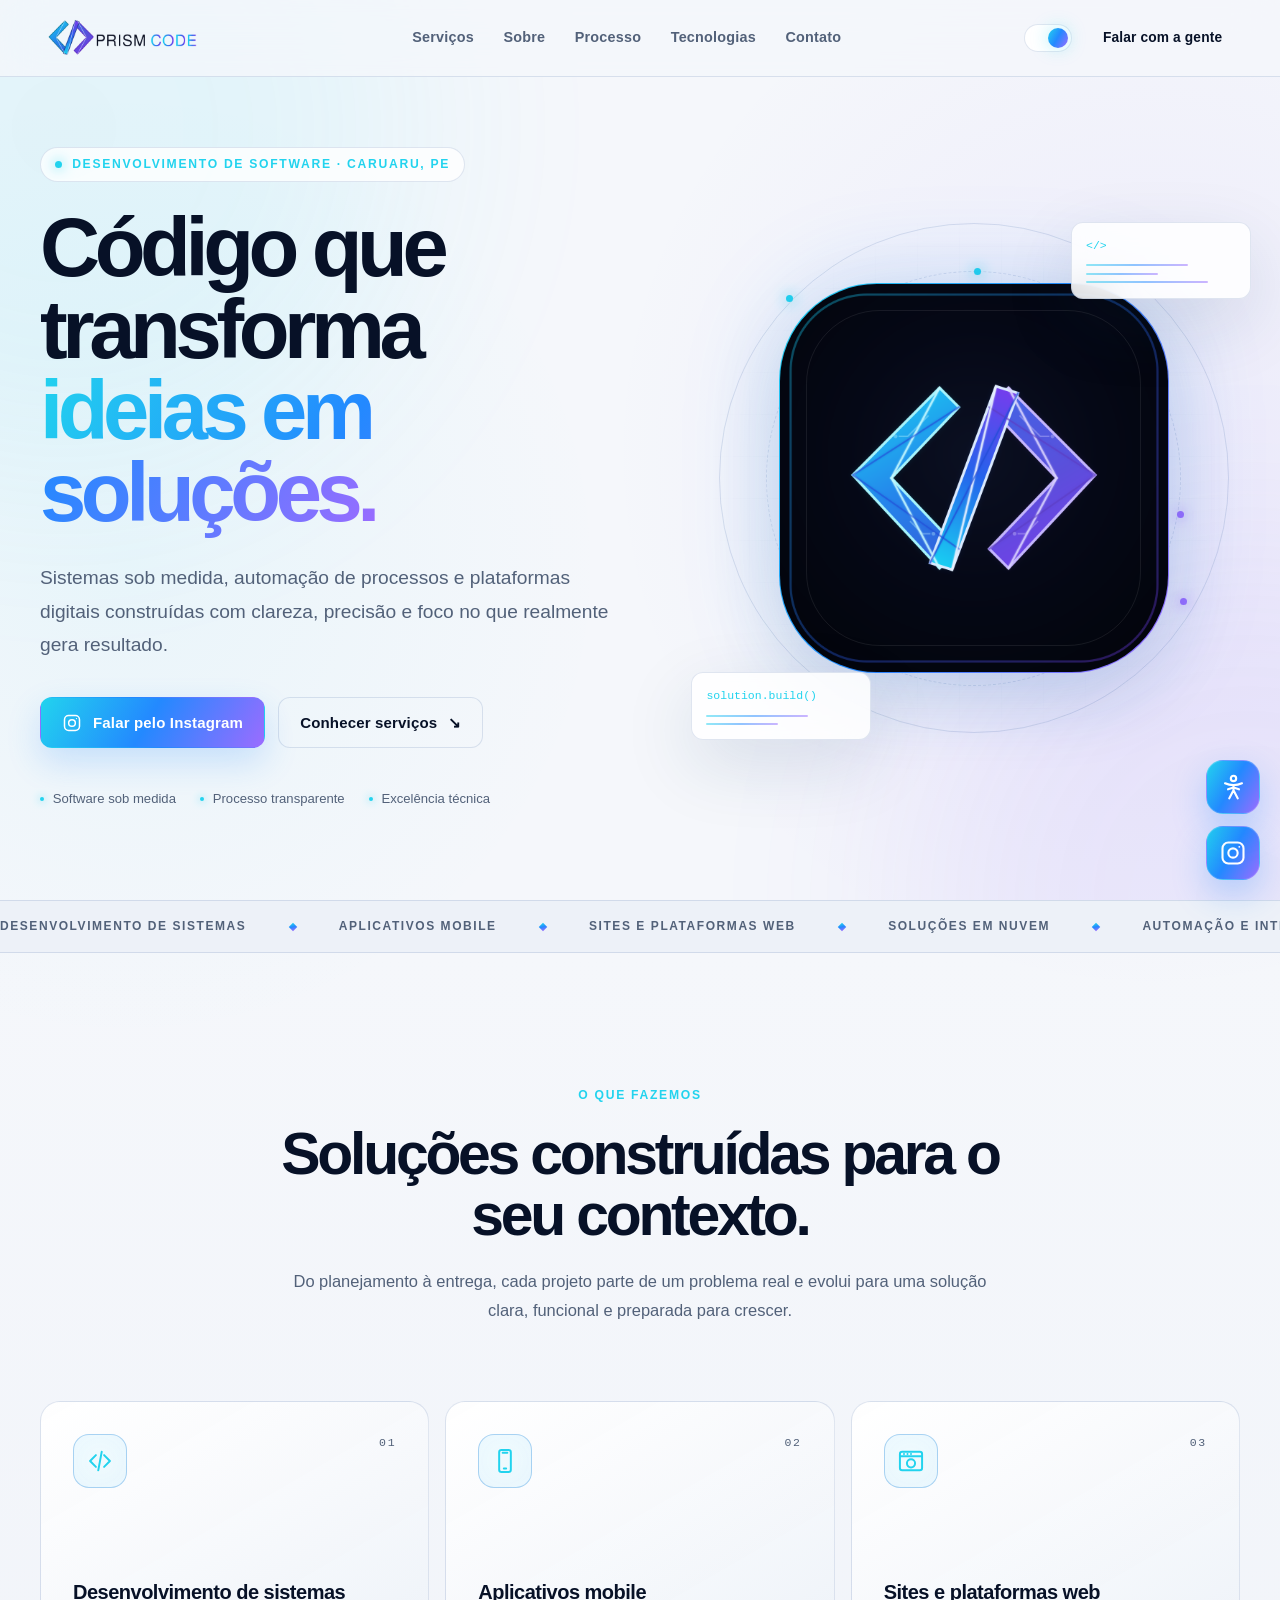
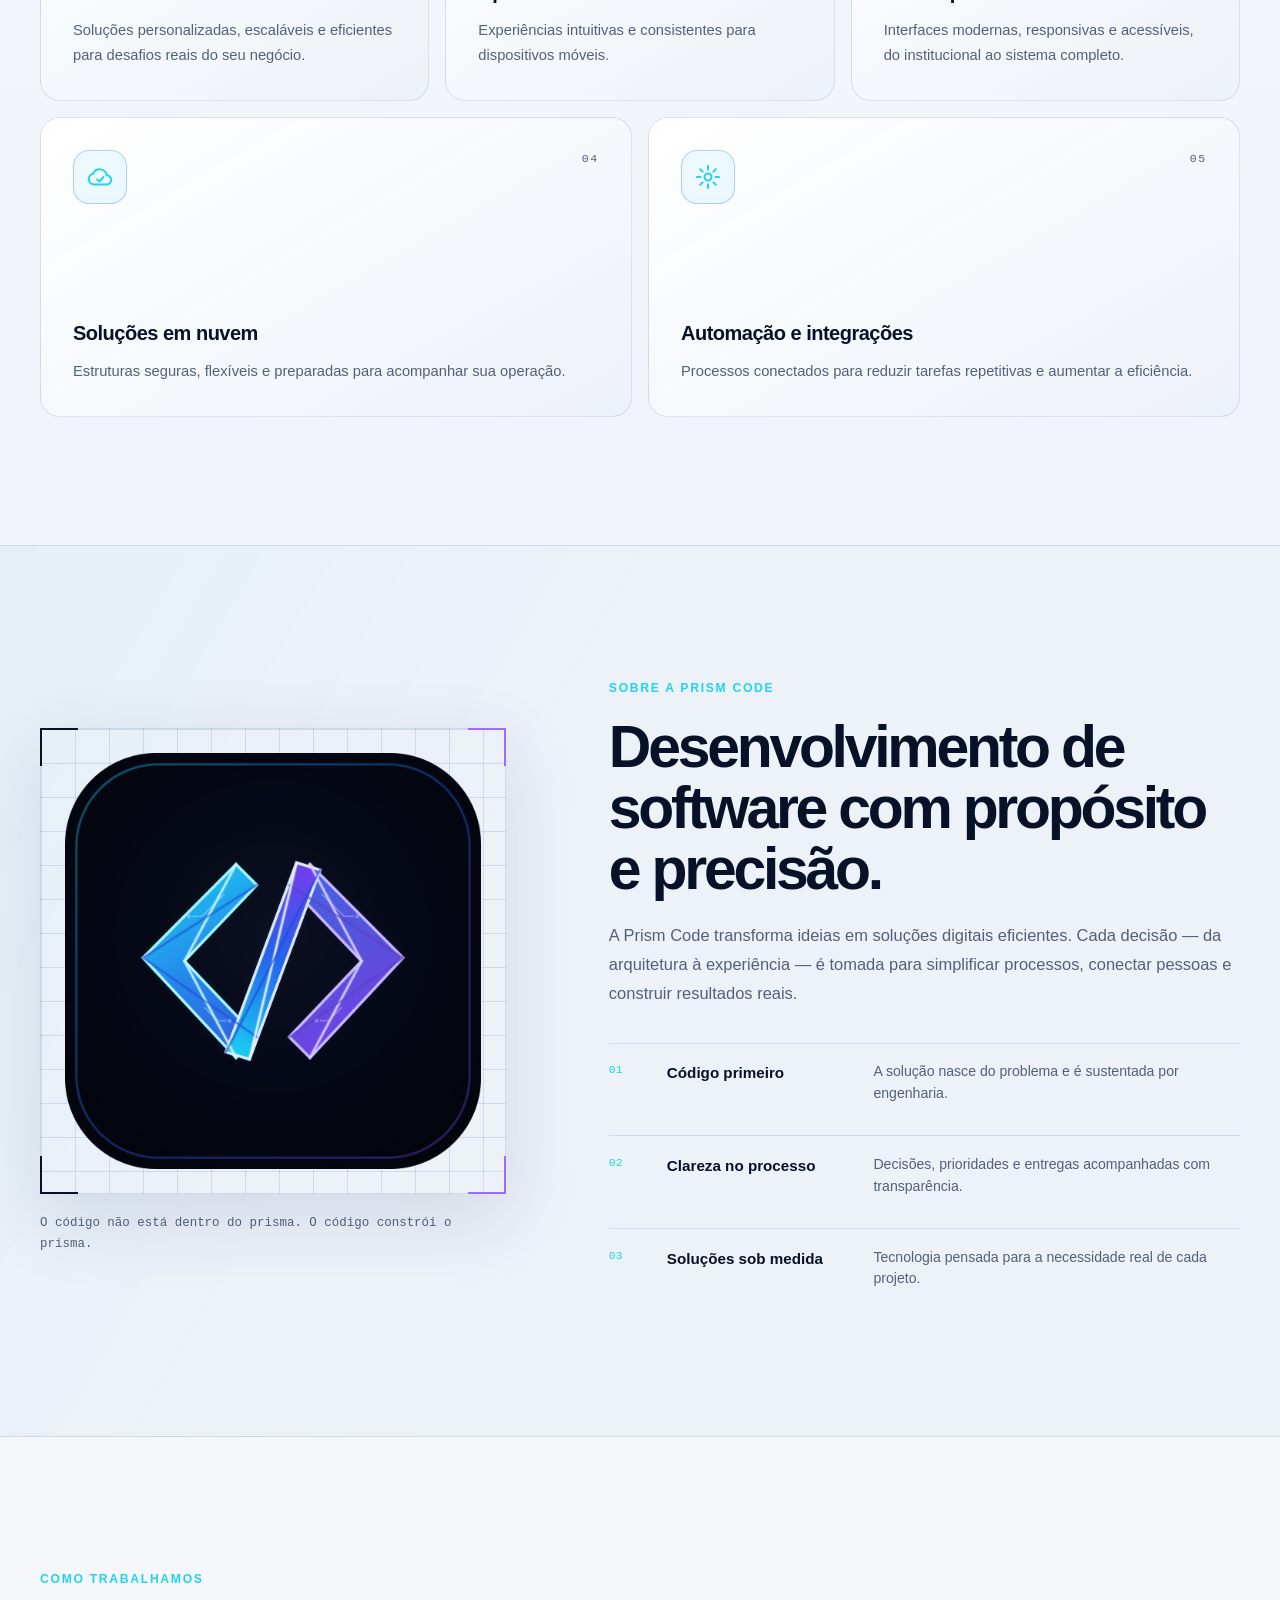
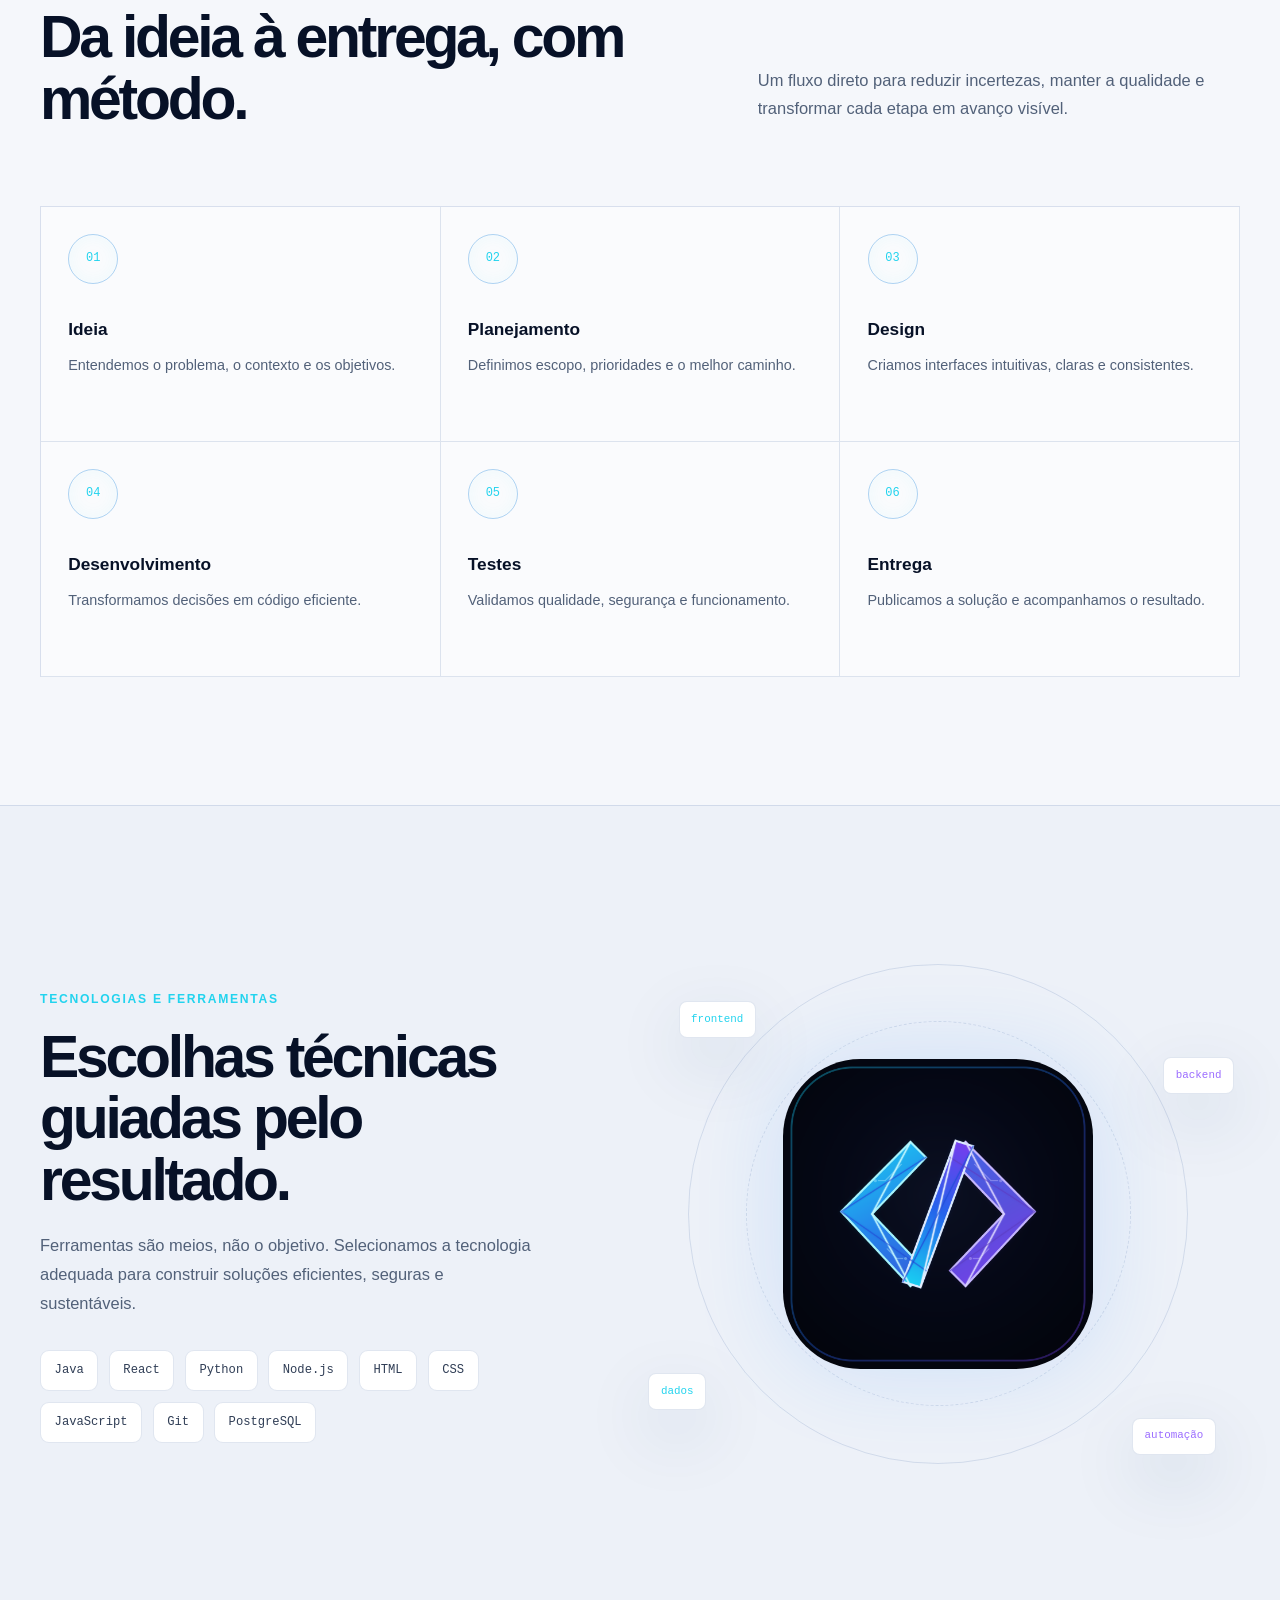
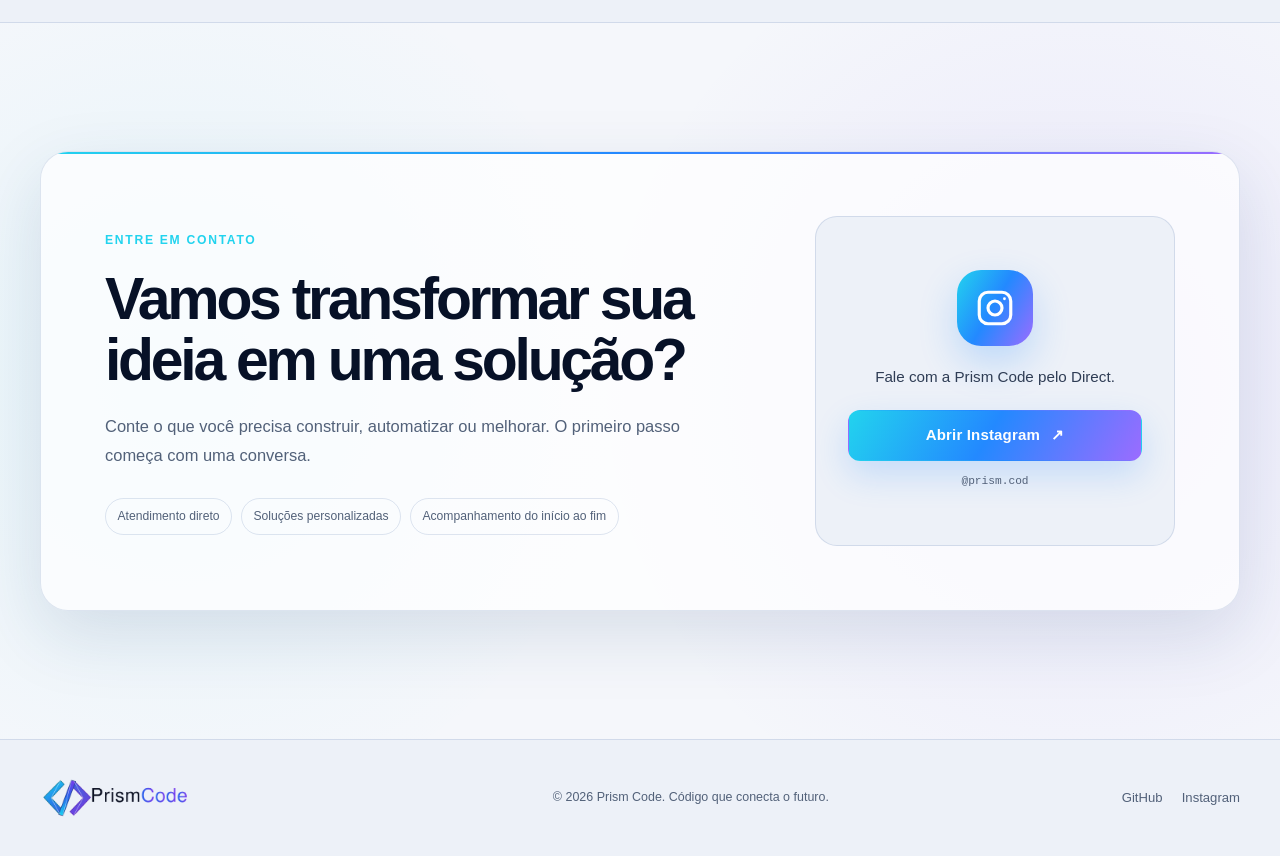
<file: index.html>
<!doctype html>
<html lang="pt-BR" data-theme="dark">
  <head>
    <meta charset="UTF-8" />
    <meta name="viewport" content="width=device-width, initial-scale=1.0" />
    <meta
      name="description"
      content="Sistemas sob medida, automação de processos e plataformas digitais desenvolvidas com clareza, precisão e foco em resultados."
    />
    <meta
      name="keywords"
      content="desenvolvimento de software, sistemas sob medida, automação de processos, plataformas web, Prism Code, Caruaru"
    />
    <meta property="og:title" content="Prism Code | Desenvolvimento de Software" />
    <meta
      property="og:description"
      content="Transformamos ideias em soluções digitais eficientes — sistemas, automações e plataformas sob medida."
    />
    <meta property="og:type" content="website" />
    <meta property="og:locale" content="pt_BR" />
    <meta property="og:image" content="assets/simbolo-oficial.png" />
    <meta name="theme-color" content="#03050d" />
    <title>Prism Code | Desenvolvimento de Software</title>
    <link rel="icon" type="image/png" href="assets/simbolo-oficial.png" />
    <link rel="stylesheet" href="style.css" />
    <script>
      (function () {
        try {
          var saved = localStorage.getItem("prism-theme");
          var system = matchMedia("(prefers-color-scheme: light)").matches ? "light" : "dark";
          document.documentElement.dataset.theme = saved === "light" || saved === "dark" ? saved : system;
        } catch (error) {
          document.documentElement.dataset.theme = "dark";
        }
      })();
    </script>
    <script src="script.js" defer></script>
  </head>
  <body>
    <a class="skip-link" href="#conteudo">Ir para o conteúdo</a>

    <header class="site-header">
      <nav class="navbar" aria-label="Navegação principal">
        <a class="nav-brand" href="#inicio" aria-label="Prism Code — início">
          <span class="brand-lockup brand-lockup-compact">
            <img class="theme-asset theme-asset-dark" src="assets/logo-dark-sem-slogan.png" alt="Prism Code" />
            <img class="theme-asset theme-asset-light" src="assets/logo-light-sem-slogan.png" alt="Prism Code" />
          </span>
        </a>

        <div class="nav-menu" id="menu-principal">
          <a href="#servicos">Serviços</a>
          <a href="#sobre">Sobre</a>
          <a href="#processo">Processo</a>
          <a href="#tecnologias">Tecnologias</a>
          <a href="#contato">Contato</a>
        </div>

        <div class="nav-actions">
          <button class="theme-toggle" id="theme-toggle" type="button" aria-label="Ativar tema claro" title="Tema claro">
            <span class="theme-toggle-track" aria-hidden="true"><span class="theme-toggle-thumb"></span></span>
          </button>
          <a
            class="button button-small nav-contact"
            href="https://www.instagram.com/prism.cod/"
            target="_blank"
            rel="noopener noreferrer"
          >Falar com a gente</a>
          <button
            class="menu-toggle"
            id="menu-toggle"
            type="button"
            aria-label="Abrir menu"
            aria-controls="menu-principal"
            aria-expanded="false"
          ><span></span><span></span></button>
        </div>
      </nav>
    </header>

    <main id="conteudo">
      <section class="hero" id="inicio">
        <div class="hero-grid container">
          <div class="hero-copy" data-reveal>
            <div class="eyebrow"><span class="status-dot"></span>Desenvolvimento de Software · Caruaru, PE</div>
            <h1>Código que transforma <span>ideias em soluções.</span></h1>
            <p>
              Sistemas sob medida, automação de processos e plataformas digitais construídas com clareza,
              precisão e foco no que realmente gera resultado.
            </p>
            <div class="hero-actions">
              <a
                class="button button-primary"
                href="https://www.instagram.com/prism.cod/"
                target="_blank"
                rel="noopener noreferrer"
              >
                <svg viewBox="0 0 24 24" fill="none" stroke="currentColor" stroke-width="1.8" aria-hidden="true">
                  <rect x="3" y="3" width="18" height="18" rx="5"></rect>
                  <circle cx="12" cy="12" r="4"></circle>
                  <circle cx="17.4" cy="6.7" r="0.8" fill="currentColor" stroke="none"></circle>
                </svg>
                Falar pelo Instagram
              </a>
              <a class="button button-secondary" href="#servicos">Conhecer serviços <span aria-hidden="true">↘</span></a>
            </div>
            <div class="hero-proof" aria-label="Compromissos da Prism Code">
              <span>Software sob medida</span><span>Processo transparente</span><span>Excelência técnica</span>
            </div>
          </div>

          <div class="hero-visual" data-reveal>
            <div class="visual-grid" aria-hidden="true"></div>
            <div class="visual-orbit orbit-one" aria-hidden="true"></div>
            <div class="visual-orbit orbit-two" aria-hidden="true"></div>
            <div class="code-window code-window-top" aria-hidden="true"><span>&lt;/&gt;</span><i></i><i></i><i></i></div>
            <div class="symbol-shell">
              <img
                class="hero-symbol"
                src="assets/simbolo-oficial.png"
                alt="Símbolo oficial da Prism Code formado por código"
              />
            </div>
            <div class="code-window code-window-bottom" aria-hidden="true"><span>solution.build()</span><i></i><i></i></div>
          </div>
        </div>
        <div class="hero-glow hero-glow-cyan" aria-hidden="true"></div>
        <div class="hero-glow hero-glow-violet" aria-hidden="true"></div>
      </section>

      <div class="capability-strip" aria-label="Áreas de atuação">
        <div class="capability-track">
          <span>Desenvolvimento de sistemas<i aria-hidden="true"></i></span>
          <span>Aplicativos mobile<i aria-hidden="true"></i></span>
          <span>Sites e plataformas web<i aria-hidden="true"></i></span>
          <span>Soluções em nuvem<i aria-hidden="true"></i></span>
          <span>Automação e integrações<i aria-hidden="true"></i></span>
          <span>Desenvolvimento de sistemas<i aria-hidden="true"></i></span>
          <span>Aplicativos mobile<i aria-hidden="true"></i></span>
          <span>Sites e plataformas web<i aria-hidden="true"></i></span>
          <span>Soluções em nuvem<i aria-hidden="true"></i></span>
          <span>Automação e integrações<i aria-hidden="true"></i></span>
        </div>
      </div>

      <section class="section services-section" id="servicos">
        <div class="container">
          <div class="section-heading section-heading-centered" data-reveal>
            <span class="section-kicker">O que fazemos</span>
            <h2>Soluções construídas para o seu contexto.</h2>
            <p>
              Do planejamento à entrega, cada projeto parte de um problema real e evolui para uma solução clara,
              funcional e preparada para crescer.
            </p>
          </div>

          <div class="service-grid">
            <article class="service-card" data-reveal>
              <div class="service-card-top">
                <span class="service-icon">
                  <svg viewBox="0 0 24 24" fill="none" stroke="currentColor" stroke-width="1.7" stroke-linecap="round" stroke-linejoin="round" aria-hidden="true"><path d="m8.5 7-5 5 5 5M15.5 7l5 5-5 5M13.5 4l-3 16"></path></svg>
                </span><span class="service-number">01</span>
              </div>
              <h3>Desenvolvimento de sistemas</h3>
              <p>Soluções personalizadas, escaláveis e eficientes para desafios reais do seu negócio.</p>
              <span class="card-line" aria-hidden="true"></span>
            </article>

            <article class="service-card" data-reveal>
              <div class="service-card-top">
                <span class="service-icon">
                  <svg viewBox="0 0 24 24" fill="none" stroke="currentColor" stroke-width="1.7" stroke-linecap="round" stroke-linejoin="round" aria-hidden="true"><rect x="7" y="2.5" width="10" height="19" rx="2"></rect><path d="M10 5h4M11 18.5h2"></path></svg>
                </span><span class="service-number">02</span>
              </div>
              <h3>Aplicativos mobile</h3>
              <p>Experiências intuitivas e consistentes para dispositivos móveis.</p>
              <span class="card-line" aria-hidden="true"></span>
            </article>

            <article class="service-card" data-reveal>
              <div class="service-card-top">
                <span class="service-icon">
                  <svg viewBox="0 0 24 24" fill="none" stroke="currentColor" stroke-width="1.7" stroke-linecap="round" stroke-linejoin="round" aria-hidden="true"><rect x="2.5" y="4" width="19" height="16" rx="2"></rect><path d="M2.5 8h19M6 6h.01M9 6h.01M12 6h.01"></path><circle cx="12" cy="14" r="3.5"></circle></svg>
                </span><span class="service-number">03</span>
              </div>
              <h3>Sites e plataformas web</h3>
              <p>Interfaces modernas, responsivas e acessíveis, do institucional ao sistema completo.</p>
              <span class="card-line" aria-hidden="true"></span>
            </article>

            <article class="service-card" data-reveal>
              <div class="service-card-top">
                <span class="service-icon">
                  <svg viewBox="0 0 24 24" fill="none" stroke="currentColor" stroke-width="1.7" stroke-linecap="round" stroke-linejoin="round" aria-hidden="true"><path d="M7 18.5h10.5a4 4 0 0 0 .2-8A6 6 0 0 0 6.2 9.2 4.7 4.7 0 0 0 7 18.5Z"></path><path d="m9.5 14 2 2 3.5-4"></path></svg>
                </span><span class="service-number">04</span>
              </div>
              <h3>Soluções em nuvem</h3>
              <p>Estruturas seguras, flexíveis e preparadas para acompanhar sua operação.</p>
              <span class="card-line" aria-hidden="true"></span>
            </article>

            <article class="service-card" data-reveal>
              <div class="service-card-top">
                <span class="service-icon">
                  <svg viewBox="0 0 24 24" fill="none" stroke="currentColor" stroke-width="1.7" stroke-linecap="round" stroke-linejoin="round" aria-hidden="true"><circle cx="12" cy="12" r="3"></circle><path d="M12 2.5v3M12 18.5v3M2.5 12h3M18.5 12h3M5.3 5.3l2.1 2.1M16.6 16.6l2.1 2.1M18.7 5.3l-2.1 2.1M7.4 16.6l-2.1 2.1"></path></svg>
                </span><span class="service-number">05</span>
              </div>
              <h3>Automação e integrações</h3>
              <p>Processos conectados para reduzir tarefas repetitivas e aumentar a eficiência.</p>
              <span class="card-line" aria-hidden="true"></span>
            </article>
          </div>
        </div>
      </section>

      <section class="section about-section" id="sobre">
        <div class="container about-grid">
          <div class="about-visual" data-reveal>
            <div class="about-symbol-frame">
              <img class="about-symbol" src="assets/simbolo-oficial.png" alt="Código formando o símbolo Prism Code" />
              <span class="corner corner-one"></span><span class="corner corner-two"></span>
              <span class="corner corner-three"></span><span class="corner corner-four"></span>
            </div>
            <p class="about-caption">O código não está dentro do prisma. O código constrói o prisma.</p>
          </div>

          <div class="about-copy" data-reveal>
            <span class="section-kicker">Sobre a Prism Code</span>
            <h2>Desenvolvimento de software com propósito e precisão.</h2>
            <p>
              A Prism Code transforma ideias em soluções digitais eficientes. Cada decisão — da arquitetura à
              experiência — é tomada para simplificar processos, conectar pessoas e construir resultados reais.
            </p>
            <div class="principles">
              <div><span>01</span><strong>Código primeiro</strong><p>A solução nasce do problema e é sustentada por engenharia.</p></div>
              <div><span>02</span><strong>Clareza no processo</strong><p>Decisões, prioridades e entregas acompanhadas com transparência.</p></div>
              <div><span>03</span><strong>Soluções sob medida</strong><p>Tecnologia pensada para a necessidade real de cada projeto.</p></div>
            </div>
          </div>
        </div>
      </section>

      <section class="section process-section" id="processo">
        <div class="container">
          <div class="section-heading process-heading" data-reveal>
            <div><span class="section-kicker">Como trabalhamos</span><h2>Da ideia à entrega, com método.</h2></div>
            <p>Um fluxo direto para reduzir incertezas, manter a qualidade e transformar cada etapa em avanço visível.</p>
          </div>
          <div class="process-grid">
            <article class="process-card" data-reveal><div class="process-node"><span>01</span></div><h3>Ideia</h3><p>Entendemos o problema, o contexto e os objetivos.</p></article>
            <article class="process-card" data-reveal><div class="process-node"><span>02</span></div><h3>Planejamento</h3><p>Definimos escopo, prioridades e o melhor caminho.</p></article>
            <article class="process-card" data-reveal><div class="process-node"><span>03</span></div><h3>Design</h3><p>Criamos interfaces intuitivas, claras e consistentes.</p></article>
            <article class="process-card" data-reveal><div class="process-node"><span>04</span></div><h3>Desenvolvimento</h3><p>Transformamos decisões em código eficiente.</p></article>
            <article class="process-card" data-reveal><div class="process-node"><span>05</span></div><h3>Testes</h3><p>Validamos qualidade, segurança e funcionamento.</p></article>
            <article class="process-card" data-reveal><div class="process-node"><span>06</span></div><h3>Entrega</h3><p>Publicamos a solução e acompanhamos o resultado.</p></article>
          </div>
        </div>
      </section>

      <section class="section technology-section" id="tecnologias">
        <div class="container technology-grid">
          <div class="technology-copy" data-reveal>
            <span class="section-kicker">Tecnologias e ferramentas</span>
            <h2>Escolhas técnicas guiadas pelo resultado.</h2>
            <p>
              Ferramentas são meios, não o objetivo. Selecionamos a tecnologia adequada para construir soluções
              eficientes, seguras e sustentáveis.
            </p>
            <div class="tech-list" aria-label="Tecnologias utilizadas">
              <span>Java</span><span>React</span><span>Python</span><span>Node.js</span><span>HTML</span>
              <span>CSS</span><span>JavaScript</span><span>Git</span><span>PostgreSQL</span>
            </div>
          </div>
          <div class="technology-visual" data-reveal>
            <div class="tech-orbit tech-orbit-one" aria-hidden="true"></div>
            <div class="tech-orbit tech-orbit-two" aria-hidden="true"></div>
            <div class="tech-core"><img src="assets/simbolo-oficial.png" alt="Símbolo Prism Code" /></div>
            <span class="tech-chip chip-one">frontend</span><span class="tech-chip chip-two">backend</span>
            <span class="tech-chip chip-three">dados</span><span class="tech-chip chip-four">automação</span>
          </div>
        </div>
      </section>

      <section class="section contact-section" id="contato">
        <div class="container contact-panel" data-reveal>
          <div class="contact-copy">
            <span class="section-kicker">Entre em contato</span>
            <h2>Vamos transformar sua ideia em uma solução?</h2>
            <p>Conte o que você precisa construir, automatizar ou melhorar. O primeiro passo começa com uma conversa.</p>
            <div class="contact-tags">
              <span>Atendimento direto</span><span>Soluções personalizadas</span>
              <span>Acompanhamento do início ao fim</span>
            </div>
          </div>
          <div class="contact-action">
            <div class="instagram-mark">
              <svg viewBox="0 0 24 24" fill="none" stroke="currentColor" stroke-width="1.8" aria-hidden="true"><rect x="3" y="3" width="18" height="18" rx="5"></rect><circle cx="12" cy="12" r="4"></circle><circle cx="17.4" cy="6.7" r="0.8" fill="currentColor" stroke="none"></circle></svg>
            </div>
            <p>Fale com a Prism Code pelo Direct.</p>
            <a
              class="button button-primary button-wide"
              href="https://www.instagram.com/prism.cod/"
              target="_blank"
              rel="noopener noreferrer"
            >Abrir Instagram <span aria-hidden="true">↗</span></a>
            <small>@prism.cod</small>
          </div>
        </div>
      </section>
    </main>

    <footer class="site-footer">
      <div class="container footer-grid">
        <a href="#inicio" class="footer-brand" aria-label="Voltar ao início">
          <img class="theme-asset theme-asset-dark" src="assets/assinatura-dark.png" alt="Prism Code" />
          <img class="theme-asset theme-asset-light" src="assets/assinatura-light.png" alt="Prism Code" />
        </a>
        <p>© 2026 Prism Code. Código que conecta o futuro.</p>
        <div class="footer-links">
          <a href="https://github.com/PrismCod" target="_blank" rel="noopener noreferrer">GitHub</a>
          <a href="https://www.instagram.com/prism.cod/" target="_blank" rel="noopener noreferrer">Instagram</a>
        </div>
      </div>
    </footer>

    <div class="accessibility-widget" id="accessibility-widget">
      <button
        class="floating-accessibility"
        id="accessibility-toggle"
        type="button"
        aria-label="Abrir recursos de acessibilidade"
        aria-controls="accessibility-panel"
        aria-expanded="false"
        aria-haspopup="dialog"
      >
        <svg viewBox="0 0 24 24" fill="none" stroke="currentColor" stroke-width="1.8" stroke-linecap="round" stroke-linejoin="round" aria-hidden="true">
          <circle cx="12" cy="4.5" r="2.2"></circle>
          <path d="M5 8.5c2.2 1 4.5 1.5 7 1.5s4.8-.5 7-1.5M12 10v4.2M8.5 21l3.5-6.8 3.5 6.8M7.5 13.5 12 12l4.5 1.5"></path>
        </svg>
      </button>

      <section
        class="accessibility-panel"
        id="accessibility-panel"
        role="dialog"
        aria-labelledby="accessibility-title"
        hidden
      >
        <div class="accessibility-panel-header">
          <div>
            <span class="accessibility-kicker">Preferências</span>
            <h2 id="accessibility-title">Acessibilidade</h2>
          </div>
          <button class="accessibility-close" id="accessibility-close" type="button" aria-label="Fechar recursos de acessibilidade">×</button>
        </div>

        <p class="accessibility-description">Ajuste a leitura do site conforme sua necessidade.</p>

        <div class="accessibility-text-control">
          <span>Tamanho do texto</span>
          <div>
            <button id="font-decrease" type="button" aria-label="Diminuir tamanho do texto">A−</button>
            <output id="font-size-status" aria-live="polite">100%</output>
            <button id="font-increase" type="button" aria-label="Aumentar tamanho do texto">A+</button>
          </div>
        </div>

        <div class="accessibility-options">
          <button class="accessibility-option" id="contrast-toggle" type="button" aria-pressed="false">
            <span class="accessibility-option-icon" aria-hidden="true">◐</span>
            <span><strong>Alto contraste</strong><small>Reforça cores e contornos</small></span>
          </button>
          <button class="accessibility-option" id="links-toggle" type="button" aria-pressed="false">
            <span class="accessibility-option-icon" aria-hidden="true">↗</span>
            <span><strong>Destacar links</strong><small>Sublinha elementos clicáveis</small></span>
          </button>
          <button class="accessibility-option" id="motion-toggle" type="button" aria-pressed="false">
            <span class="accessibility-option-icon" aria-hidden="true">Ⅱ</span>
            <span><strong>Pausar animações</strong><small>Reduz movimentos da interface</small></span>
          </button>
        </div>

        <button class="accessibility-reset" id="accessibility-reset" type="button">Redefinir preferências</button>
      </section>
    </div>

    <a
      class="floating-instagram"
      href="https://www.instagram.com/prism.cod/"
      target="_blank"
      rel="noopener noreferrer"
      aria-label="Falar com a Prism Code pelo Instagram"
    >
      <svg viewBox="0 0 24 24" fill="none" stroke="currentColor" stroke-width="1.8" aria-hidden="true"><rect x="3" y="3" width="18" height="18" rx="5"></rect><circle cx="12" cy="12" r="4"></circle><circle cx="17.4" cy="6.7" r="0.8" fill="currentColor" stroke="none"></circle></svg>
    </a>
  </body>
</html>
</file>
<file: style.css>
:root {
  --font-geist-sans: "Segoe UI", Arial, Helvetica, sans-serif;
  --font-geist-mono: "Cascadia Code", "SFMono-Regular", Consolas, monospace;
  --bg: #03050d;
  --bg-soft: #070a16;
  --surface: #0a0f20;
  --surface-strong: #0e152a;
  --text: #f7f8ff;
  --muted: #9aa7bd;
  --muted-strong: #c4ccda;
  --border: rgba(120, 169, 255, 0.18);
  --border-strong: rgba(82, 201, 255, 0.38);
  --cyan: #22d3ee;
  --blue: #2389ff;
  --violet: #7445f5;
  --violet-soft: #9b6cff;
  --gradient: linear-gradient(120deg, var(--cyan) 0%, var(--blue) 48%, var(--violet-soft) 100%);
  --shadow: 0 24px 80px rgba(0, 0, 0, 0.34);
  --nav-bg: rgba(3, 5, 13, 0.76);
  --section-space: clamp(5.5rem, 10vw, 9rem);
  --container: 1200px;
  color-scheme: dark;
}

[data-theme="light"] {
  --bg: #f5f7fb;
  --bg-soft: #edf1f8;
  --surface: #ffffff;
  --surface-strong: #f8faff;
  --text: #071127;
  --muted: #526179;
  --muted-strong: #2f3d55;
  --border: rgba(38, 81, 148, 0.14);
  --border-strong: rgba(28, 133, 221, 0.34);
  --shadow: 0 24px 70px rgba(27, 58, 108, 0.13);
  --nav-bg: rgba(245, 247, 251, 0.82);
  color-scheme: light;
}

* {
  box-sizing: border-box;
  margin: 0;
  padding: 0;
}

html {
  scroll-behavior: smooth;
  scroll-padding-top: 88px;
}

body {
  min-height: 100vh;
  overflow-x: hidden;
  background:
    radial-gradient(circle at 10% 10%, rgba(34, 211, 238, 0.055), transparent 30rem),
    radial-gradient(circle at 90% 8%, rgba(116, 69, 245, 0.07), transparent 34rem),
    var(--bg);
  color: var(--text);
  font-family: var(--font-geist-sans), "Segoe UI", sans-serif;
  line-height: 1.6;
  transition: background-color 280ms ease, color 280ms ease;
}

a {
  color: inherit;
}

button,
a {
  -webkit-tap-highlight-color: transparent;
}

button {
  font: inherit;
}

img,
svg {
  display: block;
}

::selection {
  background: rgba(34, 211, 238, 0.24);
  color: var(--text);
}

:focus-visible {
  outline: 3px solid rgba(34, 211, 238, 0.72);
  outline-offset: 4px;
}

.skip-link {
  position: fixed;
  top: 1rem;
  left: 1rem;
  z-index: 999;
  padding: 0.75rem 1rem;
  border-radius: 0.75rem;
  background: var(--text);
  color: var(--bg);
  text-decoration: none;
  transform: translateY(-180%);
  transition: transform 180ms ease;
}

.skip-link:focus {
  transform: translateY(0);
}

.container {
  width: min(var(--container), calc(100% - 2.5rem));
  margin-inline: auto;
}

.section {
  position: relative;
  padding-block: var(--section-space);
}

.site-header {
  position: fixed;
  inset: 0 0 auto;
  z-index: 100;
  border-bottom: 1px solid var(--border);
  background: var(--nav-bg);
  backdrop-filter: blur(20px) saturate(140%);
}

.navbar {
  width: min(var(--container), calc(100% - 2.5rem));
  height: 76px;
  margin-inline: auto;
  display: flex;
  align-items: center;
  justify-content: space-between;
  gap: 2rem;
}

.nav-brand,
.footer-brand {
  display: inline-flex;
  align-items: center;
  text-decoration: none;
}

.brand-lockup {
  display: block;
  position: relative;
  width: 220px;
  height: 56px;
}

.brand-lockup-compact {
  width: 190px;
  height: 52px;
}

.brand-lockup img,
.footer-brand img {
  width: 100%;
  height: 100%;
  object-fit: contain;
  object-position: left center;
}

.theme-asset-light {
  display: none;
}

[data-theme="light"] .theme-asset-dark {
  display: none;
}

[data-theme="light"] .theme-asset-light {
  display: block;
}

.nav-menu {
  display: flex;
  align-items: center;
  justify-content: center;
  gap: clamp(1.15rem, 2.3vw, 2.2rem);
}

.nav-menu a {
  position: relative;
  color: var(--muted);
  font-size: 0.9rem;
  font-weight: 570;
  letter-spacing: 0.015em;
  text-decoration: none;
  transition: color 180ms ease;
}

.nav-menu a::after {
  content: "";
  position: absolute;
  right: 0;
  bottom: -0.5rem;
  left: 0;
  height: 1px;
  background: var(--gradient);
  transform: scaleX(0);
  transform-origin: right;
  transition: transform 200ms ease;
}

.nav-menu a:hover {
  color: var(--text);
}

.nav-menu a:hover::after {
  transform: scaleX(1);
  transform-origin: left;
}

.nav-actions {
  display: flex;
  align-items: center;
  gap: 0.85rem;
}

.theme-toggle {
  border: 0;
  background: transparent;
  color: var(--text);
  cursor: pointer;
}

.theme-toggle-track {
  width: 48px;
  height: 28px;
  display: flex;
  align-items: center;
  padding: 3px;
  border: 1px solid var(--border);
  border-radius: 999px;
  background: var(--surface);
  box-shadow: inset 0 0 0 1px rgba(255, 255, 255, 0.02);
}

.theme-toggle-thumb {
  width: 20px;
  height: 20px;
  display: block;
  border-radius: 50%;
  background: var(--gradient);
  box-shadow: 0 0 18px rgba(34, 211, 238, 0.36);
  transition: transform 250ms ease;
}

[data-theme="light"] .theme-toggle-thumb {
  transform: translateX(20px);
}

.menu-toggle {
  width: 42px;
  height: 42px;
  display: none;
  align-items: center;
  justify-content: center;
  flex-direction: column;
  gap: 6px;
  border: 1px solid var(--border);
  border-radius: 12px;
  background: var(--surface);
  color: var(--text);
  cursor: pointer;
}

.menu-toggle span {
  width: 18px;
  height: 1.5px;
  border-radius: 999px;
  background: currentColor;
  transition: transform 180ms ease;
}

.menu-toggle-open span:first-child {
  transform: translateY(3.75px) rotate(45deg);
}

.menu-toggle-open span:last-child {
  transform: translateY(-3.75px) rotate(-45deg);
}

.button {
  min-height: 48px;
  display: inline-flex;
  align-items: center;
  justify-content: center;
  gap: 0.7rem;
  padding: 0.78rem 1.3rem;
  border: 1px solid transparent;
  border-radius: 12px;
  font-size: 0.94rem;
  font-weight: 680;
  letter-spacing: 0.01em;
  text-decoration: none;
  transition: transform 180ms ease, box-shadow 180ms ease, border-color 180ms ease, background 180ms ease;
}

.button svg {
  width: 20px;
  height: 20px;
}

.button:hover {
  transform: translateY(-2px);
}

.button-small {
  min-height: 42px;
  padding: 0.62rem 1.05rem;
  font-size: 0.86rem;
}

.button-primary {
  background: var(--gradient);
  color: #ffffff;
  box-shadow: 0 14px 34px rgba(35, 137, 255, 0.2);
}

.button-primary:hover {
  box-shadow: 0 18px 42px rgba(35, 137, 255, 0.3);
}

.button-secondary {
  border-color: var(--border);
  background: rgba(255, 255, 255, 0.018);
  color: var(--text);
}

.button-secondary:hover {
  border-color: var(--border-strong);
  background: var(--surface);
}

.hero {
  position: relative;
  min-height: 100svh;
  display: grid;
  align-items: center;
  overflow: hidden;
  padding: 8.5rem 0 5rem;
  isolation: isolate;
}

.hero-grid {
  display: grid;
  grid-template-columns: minmax(0, 1.04fr) minmax(380px, 0.96fr);
  align-items: center;
  gap: clamp(3rem, 7vw, 7rem);
}

.hero-copy {
  position: relative;
  z-index: 2;
}

.eyebrow,
.section-kicker {
  display: inline-flex;
  align-items: center;
  gap: 0.65rem;
  color: var(--cyan);
  font-size: 0.76rem;
  font-weight: 720;
  letter-spacing: 0.14em;
  line-height: 1.4;
  text-transform: uppercase;
}

.eyebrow {
  margin-bottom: 1.55rem;
  padding: 0.52rem 0.86rem;
  border: 1px solid var(--border);
  border-radius: 999px;
  background: color-mix(in srgb, var(--surface) 78%, transparent);
}

.status-dot {
  width: 7px;
  height: 7px;
  border-radius: 50%;
  background: var(--cyan);
  box-shadow: 0 0 13px var(--cyan);
  animation: pulse 2.4s ease-in-out infinite;
}

.hero h1 {
  max-width: 720px;
  font-size: clamp(3.3rem, 6.5vw, 6.4rem);
  font-weight: 790;
  letter-spacing: -0.065em;
  line-height: 0.98;
}

.hero h1 span,
.section-heading h2 span {
  background: var(--gradient);
  -webkit-background-clip: text;
  background-clip: text;
  color: transparent;
}

.hero-copy > p {
  max-width: 650px;
  margin-top: 1.75rem;
  color: var(--muted);
  font-size: clamp(1.04rem, 1.55vw, 1.2rem);
  line-height: 1.75;
}

.hero-actions {
  margin-top: 2.2rem;
  display: flex;
  flex-wrap: wrap;
  gap: 0.85rem;
}

.hero-proof {
  margin-top: 2.5rem;
  display: flex;
  flex-wrap: wrap;
  gap: 0.75rem 1.5rem;
  color: var(--muted);
  font-size: 0.82rem;
}

.hero-proof span {
  display: inline-flex;
  align-items: center;
  gap: 0.55rem;
}

.hero-proof span::before {
  content: "";
  width: 4px;
  height: 4px;
  border-radius: 50%;
  background: var(--cyan);
  box-shadow: 0 0 8px var(--cyan);
}

.hero-visual {
  position: relative;
  min-height: 610px;
  display: grid;
  place-items: center;
}

.visual-grid {
  position: absolute;
  inset: 5% 0;
  opacity: 0.24;
  background-image:
    linear-gradient(var(--border) 1px, transparent 1px),
    linear-gradient(90deg, var(--border) 1px, transparent 1px);
  background-size: 42px 42px;
  mask-image: radial-gradient(circle, black 28%, transparent 74%);
}

.visual-orbit {
  position: absolute;
  border: 1px solid var(--border);
  border-radius: 50%;
}

.visual-orbit::before,
.visual-orbit::after {
  content: "";
  position: absolute;
  width: 7px;
  height: 7px;
  border-radius: 50%;
  background: var(--cyan);
  box-shadow: 0 0 14px var(--cyan);
}

.orbit-one {
  width: 510px;
  height: 510px;
  animation: rotate 26s linear infinite;
}

.orbit-one::before {
  top: 14%;
  left: 13%;
}

.orbit-one::after {
  right: 8%;
  bottom: 25%;
  background: var(--violet-soft);
  box-shadow: 0 0 14px var(--violet-soft);
}

.orbit-two {
  width: 415px;
  height: 415px;
  border-style: dashed;
  animation: rotateReverse 18s linear infinite;
}

.orbit-two::before {
  top: -4px;
  left: 50%;
}

.orbit-two::after {
  right: -4px;
  top: 58%;
  background: var(--violet-soft);
  box-shadow: 0 0 14px var(--violet-soft);
}

.symbol-shell {
  position: relative;
  width: min(390px, 78%);
  aspect-ratio: 1;
  padding: 1px;
  border-radius: 25%;
  background: var(--gradient);
  box-shadow: 0 0 100px rgba(35, 137, 255, 0.18), var(--shadow);
  z-index: 2;
}

.symbol-shell::after {
  content: "";
  position: absolute;
  inset: 7%;
  border: 1px solid rgba(255, 255, 255, 0.08);
  border-radius: 22%;
  pointer-events: none;
}

.hero-symbol {
  width: 100%;
  height: 100%;
  border-radius: 25%;
  object-fit: cover;
}

.code-window {
  position: absolute;
  z-index: 3;
  width: 180px;
  padding: 0.9rem;
  border: 1px solid var(--border);
  border-radius: 12px;
  background: color-mix(in srgb, var(--surface) 86%, transparent);
  box-shadow: var(--shadow);
  backdrop-filter: blur(14px);
}

.code-window span {
  display: block;
  margin-bottom: 0.55rem;
  color: var(--cyan);
  font-family: var(--font-geist-mono), monospace;
  font-size: 0.72rem;
}

.code-window i {
  width: 68%;
  height: 2px;
  display: block;
  margin-top: 0.4rem;
  border-radius: 999px;
  background: var(--gradient);
  opacity: 0.5;
}

.code-window i:nth-child(3) {
  width: 48%;
}

.code-window i:nth-child(4) {
  width: 82%;
}

.code-window-top {
  top: 8%;
  right: -2%;
}

.code-window-bottom {
  bottom: 7%;
  left: -3%;
}

.hero-glow {
  position: absolute;
  z-index: -1;
  width: 44rem;
  height: 44rem;
  border-radius: 50%;
  filter: blur(110px);
  opacity: 0.12;
  pointer-events: none;
}

[data-theme="light"] .hero-glow {
  opacity: 0.085;
}

.hero-glow-cyan {
  top: -14rem;
  left: -18rem;
  background: var(--cyan);
}

.hero-glow-violet {
  right: -20rem;
  bottom: -22rem;
  background: var(--violet);
}

.capability-strip {
  overflow: hidden;
  border-block: 1px solid var(--border);
  background: var(--bg-soft);
}

.capability-track {
  width: max-content;
  display: flex;
  gap: 2.7rem;
  padding-block: 1rem;
  animation: marquee 32s linear infinite;
}

.capability-track span {
  display: inline-flex;
  align-items: center;
  gap: 2.7rem;
  color: var(--muted);
  font-size: 0.75rem;
  font-weight: 720;
  letter-spacing: 0.13em;
  text-transform: uppercase;
  white-space: nowrap;
}

.capability-track i {
  width: 6px;
  height: 6px;
  display: block;
  transform: rotate(45deg);
  background: var(--gradient);
}

.section-heading {
  max-width: 720px;
}

.section-heading-centered {
  margin: 0 auto clamp(3rem, 6vw, 5rem);
  text-align: center;
}

.section-heading h2,
.about-copy h2,
.technology-copy h2,
.contact-copy h2 {
  margin-top: 1rem;
  font-size: clamp(2.25rem, 4.6vw, 4.4rem);
  font-weight: 760;
  letter-spacing: -0.055em;
  line-height: 1.04;
}

.section-heading > p,
.about-copy > p,
.technology-copy > p,
.contact-copy > p {
  margin-top: 1.35rem;
  color: var(--muted);
  font-size: 1.03rem;
  line-height: 1.75;
}

.services-section {
  background: linear-gradient(180deg, transparent, color-mix(in srgb, var(--bg-soft) 65%, transparent));
}

.service-grid {
  display: grid;
  grid-template-columns: repeat(6, minmax(0, 1fr));
  gap: 1rem;
}

.service-card {
  grid-column: span 2;
  min-height: 300px;
  display: flex;
  flex-direction: column;
  padding: clamp(1.45rem, 2.5vw, 2rem);
  border: 1px solid var(--border);
  border-radius: 20px;
  background:
    linear-gradient(150deg, color-mix(in srgb, var(--surface) 94%, transparent), color-mix(in srgb, var(--bg-soft) 92%, transparent));
  overflow: hidden;
  position: relative;
  transition: transform 220ms ease, border-color 220ms ease, box-shadow 220ms ease;
}

.service-card:nth-child(4),
.service-card:nth-child(5) {
  grid-column: span 3;
}

.service-card:hover {
  transform: translateY(-6px);
  border-color: var(--border-strong);
  box-shadow: var(--shadow);
}

.service-card-top {
  display: flex;
  align-items: flex-start;
  justify-content: space-between;
}

.service-icon {
  width: 54px;
  height: 54px;
  display: grid;
  place-items: center;
  border: 1px solid var(--border-strong);
  border-radius: 16px;
  color: var(--cyan);
  background: rgba(34, 211, 238, 0.05);
  box-shadow: inset 0 0 30px rgba(35, 137, 255, 0.045);
}

.service-icon svg {
  width: 28px;
  height: 28px;
}

.service-number {
  color: var(--muted);
  font-family: var(--font-geist-mono), monospace;
  font-size: 0.72rem;
  letter-spacing: 0.15em;
}

.service-card h3 {
  margin-top: auto;
  padding-top: 2.5rem;
  font-size: 1.25rem;
  font-weight: 720;
  letter-spacing: -0.025em;
  line-height: 1.25;
}

.service-card p {
  margin-top: 0.8rem;
  color: var(--muted);
  font-size: 0.92rem;
  line-height: 1.7;
}

.card-line {
  position: absolute;
  right: 0;
  bottom: 0;
  left: 0;
  height: 2px;
  background: var(--gradient);
  transform: scaleX(0);
  transform-origin: left;
  transition: transform 240ms ease;
}

.service-card:hover .card-line {
  transform: scaleX(1);
}

.about-section {
  overflow: hidden;
  border-block: 1px solid var(--border);
  background:
    linear-gradient(120deg, rgba(34, 211, 238, 0.035), transparent 38%),
    var(--bg-soft);
}

.about-grid {
  display: grid;
  grid-template-columns: minmax(340px, 0.85fr) minmax(0, 1.15fr);
  align-items: center;
  gap: clamp(3rem, 8vw, 8rem);
}

.about-symbol-frame {
  position: relative;
  width: min(480px, 100%);
  aspect-ratio: 1;
  padding: 1.5rem;
  border: 1px solid var(--border);
  background-image:
    linear-gradient(var(--border) 1px, transparent 1px),
    linear-gradient(90deg, var(--border) 1px, transparent 1px);
  background-size: 34px 34px;
  box-shadow: var(--shadow);
}

.about-symbol {
  width: 100%;
  height: 100%;
  object-fit: cover;
}

.corner {
  position: absolute;
  width: 38px;
  height: 38px;
  border-color: var(--cyan);
}

.corner-one {
  top: -1px;
  left: -1px;
  border-top: 2px solid;
  border-left: 2px solid;
}

.corner-two {
  top: -1px;
  right: -1px;
  border-top: 2px solid;
  border-right: 2px solid;
  border-color: var(--violet-soft);
}

.corner-three {
  right: -1px;
  bottom: -1px;
  border-right: 2px solid;
  border-bottom: 2px solid;
  border-color: var(--violet-soft);
}

.corner-four {
  bottom: -1px;
  left: -1px;
  border-bottom: 2px solid;
  border-left: 2px solid;
}

.about-caption {
  max-width: 420px;
  margin-top: 1.2rem;
  color: var(--muted);
  font-family: var(--font-geist-mono), monospace;
  font-size: 0.78rem;
  line-height: 1.65;
}

.principles {
  margin-top: 2.2rem;
  display: grid;
  gap: 0.8rem;
}

.principles > div {
  display: grid;
  grid-template-columns: 42px minmax(160px, 0.52fr) 1fr;
  align-items: start;
  gap: 1rem;
  padding: 1.1rem 0;
  border-top: 1px solid var(--border);
}

.principles span {
  color: var(--cyan);
  font-family: var(--font-geist-mono), monospace;
  font-size: 0.72rem;
}

.principles strong {
  font-size: 0.95rem;
  font-weight: 720;
}

.principles p {
  color: var(--muted);
  font-size: 0.88rem;
  line-height: 1.55;
}

.process-section {
  background: var(--bg);
}

.process-heading {
  max-width: none;
  margin-bottom: clamp(3rem, 6vw, 5rem);
  display: grid;
  grid-template-columns: 1fr 0.72fr;
  align-items: end;
  gap: 3rem;
}

.process-heading > p {
  margin: 0;
  padding-bottom: 0.35rem;
}

.process-grid {
  display: grid;
  grid-template-columns: repeat(3, minmax(0, 1fr));
  border-top: 1px solid var(--border);
  border-left: 1px solid var(--border);
}

.process-card {
  min-height: 235px;
  padding: 1.7rem;
  border-right: 1px solid var(--border);
  border-bottom: 1px solid var(--border);
  background: color-mix(in srgb, var(--surface) 42%, transparent);
  transition: background 200ms ease;
}

.process-card:hover {
  background: var(--surface);
}

.process-node {
  width: 50px;
  height: 50px;
  display: grid;
  place-items: center;
  border: 1px solid var(--border-strong);
  border-radius: 50%;
  color: var(--cyan);
  font-family: var(--font-geist-mono), monospace;
  font-size: 0.75rem;
  box-shadow: inset 0 0 18px rgba(34, 211, 238, 0.05);
}

.process-card h3 {
  margin-top: 2rem;
  font-size: 1.08rem;
  font-weight: 720;
}

.process-card p {
  margin-top: 0.65rem;
  color: var(--muted);
  font-size: 0.9rem;
  line-height: 1.65;
}

.technology-section {
  overflow: hidden;
  border-block: 1px solid var(--border);
  background: var(--bg-soft);
}

.technology-grid {
  display: grid;
  grid-template-columns: 0.9fr 1.1fr;
  align-items: center;
  gap: clamp(3rem, 8vw, 8rem);
}

.tech-list {
  margin-top: 2rem;
  display: flex;
  flex-wrap: wrap;
  gap: 0.65rem;
}

.tech-list span {
  padding: 0.62rem 0.85rem;
  border: 1px solid var(--border);
  border-radius: 9px;
  background: var(--surface);
  color: var(--muted-strong);
  font-family: var(--font-geist-mono), monospace;
  font-size: 0.76rem;
  transition: color 180ms ease, border-color 180ms ease, transform 180ms ease;
}

.tech-list span:hover {
  transform: translateY(-2px);
  border-color: var(--border-strong);
  color: var(--text);
}

.technology-visual {
  position: relative;
  min-height: 560px;
  display: grid;
  place-items: center;
}

.tech-orbit {
  position: absolute;
  border: 1px solid var(--border);
  border-radius: 50%;
}

.tech-orbit-one {
  width: 500px;
  height: 500px;
  animation: rotate 32s linear infinite;
}

.tech-orbit-two {
  width: 385px;
  height: 385px;
  border-style: dashed;
  animation: rotateReverse 24s linear infinite;
}

.tech-core {
  position: relative;
  z-index: 2;
  width: 310px;
  aspect-ratio: 1;
  border-radius: 25%;
  box-shadow: 0 0 90px rgba(35, 137, 255, 0.16);
}

.tech-core img {
  width: 100%;
  height: 100%;
  border-radius: inherit;
  object-fit: cover;
}

.tech-chip {
  position: absolute;
  z-index: 3;
  padding: 0.55rem 0.72rem;
  border: 1px solid var(--border);
  border-radius: 8px;
  background: var(--surface);
  color: var(--cyan);
  font-family: var(--font-geist-mono), monospace;
  font-size: 0.68rem;
  box-shadow: var(--shadow);
}

.chip-one { top: 12%; left: 7%; }
.chip-two { top: 22%; right: 1%; color: var(--violet-soft); }
.chip-three { bottom: 15%; left: 2%; }
.chip-four { right: 4%; bottom: 7%; color: var(--violet-soft); }

.contact-section {
  background:
    radial-gradient(circle at 14% 50%, rgba(34, 211, 238, 0.07), transparent 28rem),
    radial-gradient(circle at 84% 50%, rgba(116, 69, 245, 0.085), transparent 30rem),
    var(--bg);
}

.contact-panel {
  display: grid;
  grid-template-columns: 1fr 360px;
  gap: clamp(3rem, 7vw, 7rem);
  align-items: center;
  padding: clamp(2rem, 5vw, 5rem);
  border: 1px solid var(--border);
  border-radius: 28px;
  background: color-mix(in srgb, var(--surface) 70%, transparent);
  box-shadow: var(--shadow);
  position: relative;
  overflow: hidden;
}

.contact-panel::before {
  content: "";
  position: absolute;
  top: 0;
  right: 0;
  left: 0;
  height: 2px;
  background: var(--gradient);
}

.contact-tags {
  margin-top: 1.8rem;
  display: flex;
  flex-wrap: wrap;
  gap: 0.55rem;
}

.contact-tags span {
  padding: 0.48rem 0.72rem;
  border: 1px solid var(--border);
  border-radius: 999px;
  color: var(--muted);
  font-size: 0.76rem;
}

.contact-action {
  min-height: 330px;
  display: flex;
  align-items: center;
  justify-content: center;
  flex-direction: column;
  padding: 2rem;
  border: 1px solid var(--border);
  border-radius: 22px;
  background: var(--bg-soft);
  text-align: center;
}

.instagram-mark {
  width: 76px;
  height: 76px;
  display: grid;
  place-items: center;
  border-radius: 24px;
  background: var(--gradient);
  color: #ffffff;
  box-shadow: 0 16px 38px rgba(35, 137, 255, 0.24);
}

.instagram-mark svg {
  width: 42px;
  height: 42px;
}

.contact-action p {
  margin-top: 1.2rem;
  color: var(--muted-strong);
  font-size: 0.95rem;
}

.button-wide {
  width: 100%;
  margin-top: 1.25rem;
}

.contact-action small {
  margin-top: 0.8rem;
  color: var(--muted);
  font-family: var(--font-geist-mono), monospace;
  font-size: 0.7rem;
}

.site-footer {
  padding-block: 2rem;
  border-top: 1px solid var(--border);
  background: var(--bg-soft);
}

.footer-grid {
  display: grid;
  grid-template-columns: 220px 1fr auto;
  align-items: center;
  gap: 2rem;
}

.footer-brand {
  width: 200px;
  height: 52px;
}

.footer-grid > p {
  color: var(--muted);
  font-size: 0.78rem;
  text-align: center;
}

.footer-links {
  display: flex;
  gap: 1.2rem;
}

.footer-links a {
  color: var(--muted);
  font-size: 0.82rem;
  text-decoration: none;
  transition: color 180ms ease;
}

.footer-links a:hover {
  color: var(--text);
}

.floating-instagram {
  position: fixed;
  right: 1.25rem;
  bottom: 1.25rem;
  z-index: 80;
  width: 54px;
  height: 54px;
  display: grid;
  place-items: center;
  border: 1px solid rgba(255, 255, 255, 0.18);
  border-radius: 17px;
  background: var(--gradient);
  color: #ffffff;
  box-shadow: 0 14px 34px rgba(35, 137, 255, 0.28);
  transition: transform 180ms ease, box-shadow 180ms ease;
}

.floating-instagram:hover {
  transform: translateY(-4px);
  box-shadow: 0 20px 44px rgba(35, 137, 255, 0.38);
}

.floating-instagram svg {
  width: 28px;
  height: 28px;
}

.accessibility-widget {
  position: fixed;
  right: 1.25rem;
  bottom: calc(1.25rem + 54px + 0.75rem);
  z-index: 82;
}

.floating-accessibility {
  width: 54px;
  height: 54px;
  display: grid;
  place-items: center;
  border: 1px solid rgba(255, 255, 255, 0.2);
  border-radius: 17px;
  background: var(--gradient);
  color: #ffffff;
  box-shadow: 0 14px 34px rgba(35, 137, 255, 0.28);
  cursor: pointer;
  transition: transform 180ms ease, border-color 180ms ease, box-shadow 180ms ease;
}

.floating-accessibility:hover,
.floating-accessibility[aria-expanded="true"] {
  border-color: rgba(255, 255, 255, 0.42);
  transform: translateY(-3px);
  box-shadow: 0 20px 44px rgba(35, 137, 255, 0.38);
}

.floating-accessibility svg {
  width: 29px;
  height: 29px;
}

.accessibility-panel[hidden] {
  display: none;
}

.accessibility-panel {
  position: absolute;
  right: 0;
  bottom: calc(100% + 0.8rem);
  width: min(330px, calc(100vw - 2.5rem));
  max-height: min(620px, calc(100vh - 9rem));
  overflow-y: auto;
  padding: 1.2rem;
  border: 1px solid var(--border-strong);
  border-radius: 20px;
  background: color-mix(in srgb, var(--surface) 96%, transparent);
  color: var(--text);
  box-shadow: var(--shadow);
  backdrop-filter: blur(22px) saturate(135%);
}

.accessibility-panel-header {
  display: flex;
  align-items: flex-start;
  justify-content: space-between;
  gap: 1rem;
}

.accessibility-kicker {
  display: block;
  margin-bottom: 0.2rem;
  color: var(--cyan);
  font-family: var(--font-geist-mono), monospace;
  font-size: 0.62rem;
  font-weight: 700;
  letter-spacing: 0.14em;
  text-transform: uppercase;
}

.accessibility-panel h2 {
  font-size: 1.25rem;
  line-height: 1.2;
}

.accessibility-close {
  flex: 0 0 auto;
  width: 36px;
  height: 36px;
  display: grid;
  place-items: center;
  border: 1px solid var(--border);
  border-radius: 11px;
  background: var(--surface-strong);
  color: var(--muted-strong);
  font-size: 1.4rem;
  line-height: 1;
  cursor: pointer;
}

.accessibility-description {
  margin-top: 0.8rem;
  color: var(--muted);
  font-size: 0.82rem;
}

.accessibility-text-control {
  margin-top: 1rem;
  padding: 0.85rem;
  border: 1px solid var(--border);
  border-radius: 14px;
  background: var(--surface-strong);
}

.accessibility-text-control > span {
  display: block;
  margin-bottom: 0.65rem;
  color: var(--muted-strong);
  font-size: 0.78rem;
  font-weight: 650;
}

.accessibility-text-control > div {
  display: grid;
  grid-template-columns: 42px 1fr 42px;
  align-items: center;
  gap: 0.5rem;
}

.accessibility-text-control button {
  height: 38px;
  border: 1px solid var(--border);
  border-radius: 10px;
  background: var(--surface);
  color: var(--text);
  font-weight: 750;
  cursor: pointer;
}

.accessibility-text-control button:disabled {
  opacity: 0.42;
  cursor: not-allowed;
}

.accessibility-text-control output {
  color: var(--cyan);
  font-family: var(--font-geist-mono), monospace;
  font-size: 0.76rem;
  font-weight: 700;
  text-align: center;
}

.accessibility-options {
  display: grid;
  gap: 0.55rem;
  margin-top: 0.7rem;
}

.accessibility-option {
  width: 100%;
  display: grid;
  grid-template-columns: 38px 1fr;
  align-items: center;
  gap: 0.7rem;
  padding: 0.75rem;
  border: 1px solid var(--border);
  border-radius: 14px;
  background: transparent;
  color: var(--text);
  text-align: left;
  cursor: pointer;
  transition: border-color 160ms ease, background-color 160ms ease;
}

.accessibility-option:hover,
.accessibility-option.is-active {
  border-color: var(--border-strong);
  background: color-mix(in srgb, var(--surface-strong) 88%, var(--cyan) 12%);
}

.accessibility-option-icon {
  width: 38px;
  height: 38px;
  display: grid;
  place-items: center;
  border: 1px solid var(--border);
  border-radius: 11px;
  color: var(--cyan);
  font-family: var(--font-geist-mono), monospace;
  font-weight: 800;
}

.accessibility-option strong,
.accessibility-option small {
  display: block;
}

.accessibility-option strong {
  font-size: 0.8rem;
}

.accessibility-option small {
  margin-top: 0.08rem;
  color: var(--muted);
  font-size: 0.67rem;
  font-weight: 450;
}

.accessibility-reset {
  width: 100%;
  margin-top: 0.8rem;
  padding: 0.7rem 0.85rem;
  border: 0;
  background: transparent;
  color: var(--muted);
  font-size: 0.72rem;
  font-weight: 650;
  text-decoration: underline;
  text-underline-offset: 0.2em;
  cursor: pointer;
}

html.accessibility-high-contrast {
  --bg: #000000;
  --bg-soft: #050505;
  --surface: #090909;
  --surface-strong: #111111;
  --text: #ffffff;
  --muted: #e2e8f0;
  --muted-strong: #ffffff;
  --border: rgba(255, 255, 255, 0.48);
  --border-strong: #22d3ee;
  --nav-bg: rgba(0, 0, 0, 0.94);
}

html[data-theme="light"].accessibility-high-contrast {
  --bg: #ffffff;
  --bg-soft: #f4f4f4;
  --surface: #ffffff;
  --surface-strong: #f2f2f2;
  --text: #000000;
  --muted: #1f2937;
  --muted-strong: #000000;
  --border: rgba(0, 0, 0, 0.42);
  --border-strong: #005fcc;
  --nav-bg: rgba(255, 255, 255, 0.96);
}

html.accessibility-high-contrast :focus-visible {
  outline-width: 4px;
  outline-color: #ffdf00;
}

html.accessibility-highlight-links a:not(.button):not(.nav-brand):not(.footer-brand):not(.floating-instagram) {
  text-decoration: underline !important;
  text-decoration-thickness: 2px !important;
  text-underline-offset: 0.22em !important;
}

html.accessibility-reduce-motion {
  scroll-behavior: auto;
}

html.accessibility-reduce-motion *,
html.accessibility-reduce-motion *::before,
html.accessibility-reduce-motion *::after {
  scroll-behavior: auto !important;
  animation-duration: 0.01ms !important;
  animation-iteration-count: 1 !important;
  transition-duration: 0.01ms !important;
}

[data-reveal] {
  opacity: 0;
  transform: translateY(24px);
  transition: opacity 700ms ease, transform 700ms cubic-bezier(0.2, 0.72, 0.2, 1);
}

[data-reveal].is-visible {
  opacity: 1;
  transform: translateY(0);
}

@keyframes pulse {
  0%, 100% { opacity: 1; transform: scale(1); }
  50% { opacity: 0.48; transform: scale(0.8); }
}

@keyframes rotate {
  to { transform: rotate(360deg); }
}

@keyframes rotateReverse {
  to { transform: rotate(-360deg); }
}

@keyframes marquee {
  to { transform: translateX(-50%); }
}

@media (max-width: 1040px) {
  .nav-menu {
    gap: 1.05rem;
  }

  .nav-contact {
    display: none;
  }

  .hero-grid {
    grid-template-columns: 1fr 0.82fr;
    gap: 2rem;
  }

  .hero-visual {
    min-height: 520px;
  }

  .orbit-one {
    width: 420px;
    height: 420px;
  }

  .orbit-two {
    width: 335px;
    height: 335px;
  }

  .code-window {
    display: none;
  }

  .service-card {
    grid-column: span 3;
  }

  .service-card:last-child {
    grid-column: 2 / span 4;
  }

  .about-grid,
  .technology-grid {
    gap: 3.5rem;
  }

  .contact-panel {
    grid-template-columns: 1fr 320px;
  }
}

@media (max-width: 820px) {
  .navbar {
    height: 70px;
  }

  .brand-lockup-compact {
    width: 164px;
    height: 46px;
  }

  .menu-toggle {
    display: flex;
  }

  .nav-menu {
    position: absolute;
    top: calc(100% + 1px);
    right: 0;
    left: 0;
    display: grid;
    gap: 0;
    padding: 0.6rem 1.25rem 1rem;
    border-bottom: 1px solid var(--border);
    background: var(--nav-bg);
    backdrop-filter: blur(20px);
    opacity: 0;
    visibility: hidden;
    transform: translateY(-10px);
    transition: opacity 180ms ease, visibility 180ms ease, transform 180ms ease;
  }

  .nav-menu-open {
    opacity: 1;
    visibility: visible;
    transform: translateY(0);
  }

  .nav-menu a {
    padding: 0.85rem 0;
    border-bottom: 1px solid var(--border);
    font-size: 0.95rem;
  }

  .nav-menu a:last-child {
    border-bottom: 0;
  }

  .nav-menu a::after {
    display: none;
  }

  .hero {
    min-height: auto;
    padding-top: 8.5rem;
  }

  .hero-grid {
    grid-template-columns: 1fr;
  }

  .hero-copy {
    max-width: 700px;
    text-align: center;
  }

  .hero-copy > p {
    margin-inline: auto;
  }

  .hero-actions,
  .hero-proof {
    justify-content: center;
  }

  .hero-visual {
    min-height: 500px;
  }

  .service-grid {
    grid-template-columns: repeat(2, minmax(0, 1fr));
  }

  .service-card,
  .service-card:nth-child(4),
  .service-card:nth-child(5),
  .service-card:last-child {
    grid-column: auto;
  }

  .service-card:last-child {
    grid-column: 1 / -1;
  }

  .about-grid,
  .technology-grid {
    grid-template-columns: 1fr;
  }

  .about-symbol-frame {
    margin-inline: auto;
  }

  .about-caption {
    margin-inline: auto;
    text-align: center;
  }

  .process-heading {
    grid-template-columns: 1fr;
    gap: 1rem;
  }

  .process-grid {
    grid-template-columns: repeat(2, minmax(0, 1fr));
  }

  .technology-copy {
    text-align: center;
  }

  .tech-list {
    justify-content: center;
  }

  .technology-visual {
    min-height: 500px;
  }

  .contact-panel {
    grid-template-columns: 1fr;
  }

  .contact-action {
    min-height: 300px;
  }

  .footer-grid {
    grid-template-columns: 1fr;
    justify-items: center;
  }

  .footer-grid > p {
    order: 3;
  }
}

@media (max-width: 560px) {
  .container,
  .navbar {
    width: min(100% - 1.4rem, var(--container));
  }

  .theme-toggle-track {
    width: 44px;
    height: 26px;
  }

  .theme-toggle-thumb {
    width: 18px;
    height: 18px;
  }

  [data-theme="light"] .theme-toggle-thumb {
    transform: translateX(18px);
  }

  .hero {
    padding-top: 7.75rem;
    padding-bottom: 4rem;
  }

  .eyebrow {
    max-width: 100%;
    font-size: 0.63rem;
    letter-spacing: 0.09em;
  }

  .hero h1 {
    font-size: clamp(2.85rem, 14vw, 4.2rem);
  }

  .hero-copy > p {
    font-size: 1rem;
  }

  .hero-actions {
    display: grid;
  }

  .button {
    width: 100%;
  }

  .hero-proof {
    display: grid;
    justify-content: start;
    width: max-content;
    max-width: 100%;
    margin-inline: auto;
    text-align: left;
  }

  .hero-visual {
    min-height: 400px;
  }

  .orbit-one {
    width: 335px;
    height: 335px;
  }

  .orbit-two {
    width: 280px;
    height: 280px;
  }

  .symbol-shell {
    width: min(285px, 82%);
  }

  .section-heading h2,
  .about-copy h2,
  .technology-copy h2,
  .contact-copy h2 {
    font-size: clamp(2.25rem, 12vw, 3.2rem);
  }

  .service-grid,
  .process-grid {
    grid-template-columns: 1fr;
  }

  .service-card,
  .service-card:last-child {
    grid-column: auto;
  }

  .service-card {
    min-height: 265px;
  }

  .about-grid {
    grid-template-columns: minmax(0, 1fr);
  }

  .principles > div {
    grid-template-columns: 36px 1fr;
  }

  .principles p {
    grid-column: 2;
  }

  .technology-visual {
    min-height: 390px;
  }

  .tech-orbit-one {
    width: 340px;
    height: 340px;
  }

  .tech-orbit-two {
    width: 275px;
    height: 275px;
  }

  .tech-core {
    width: 220px;
  }

  .tech-chip {
    font-size: 0.6rem;
  }

  .contact-panel {
    width: min(100% - 1.4rem, var(--container));
    padding: 1.35rem;
    border-radius: 20px;
  }

  .contact-action {
    padding: 1.4rem;
  }

  .floating-instagram {
    right: 0.85rem;
    bottom: 0.85rem;
    width: 50px;
    height: 50px;
  }

  .accessibility-widget {
    right: 0.85rem;
    bottom: calc(0.85rem + 50px + 0.65rem);
  }

  .floating-accessibility {
    width: 50px;
    height: 50px;
  }

  .accessibility-panel {
    width: min(320px, calc(100vw - 1.4rem));
    max-height: calc(100vh - 8rem);
    padding: 1rem;
  }
}

@media (prefers-reduced-motion: reduce) {
  html {
    scroll-behavior: auto;
  }

  *,
  *::before,
  *::after {
    scroll-behavior: auto !important;
    animation-duration: 0.01ms !important;
    animation-iteration-count: 1 !important;
    transition-duration: 0.01ms !important;
  }
}
</file>
